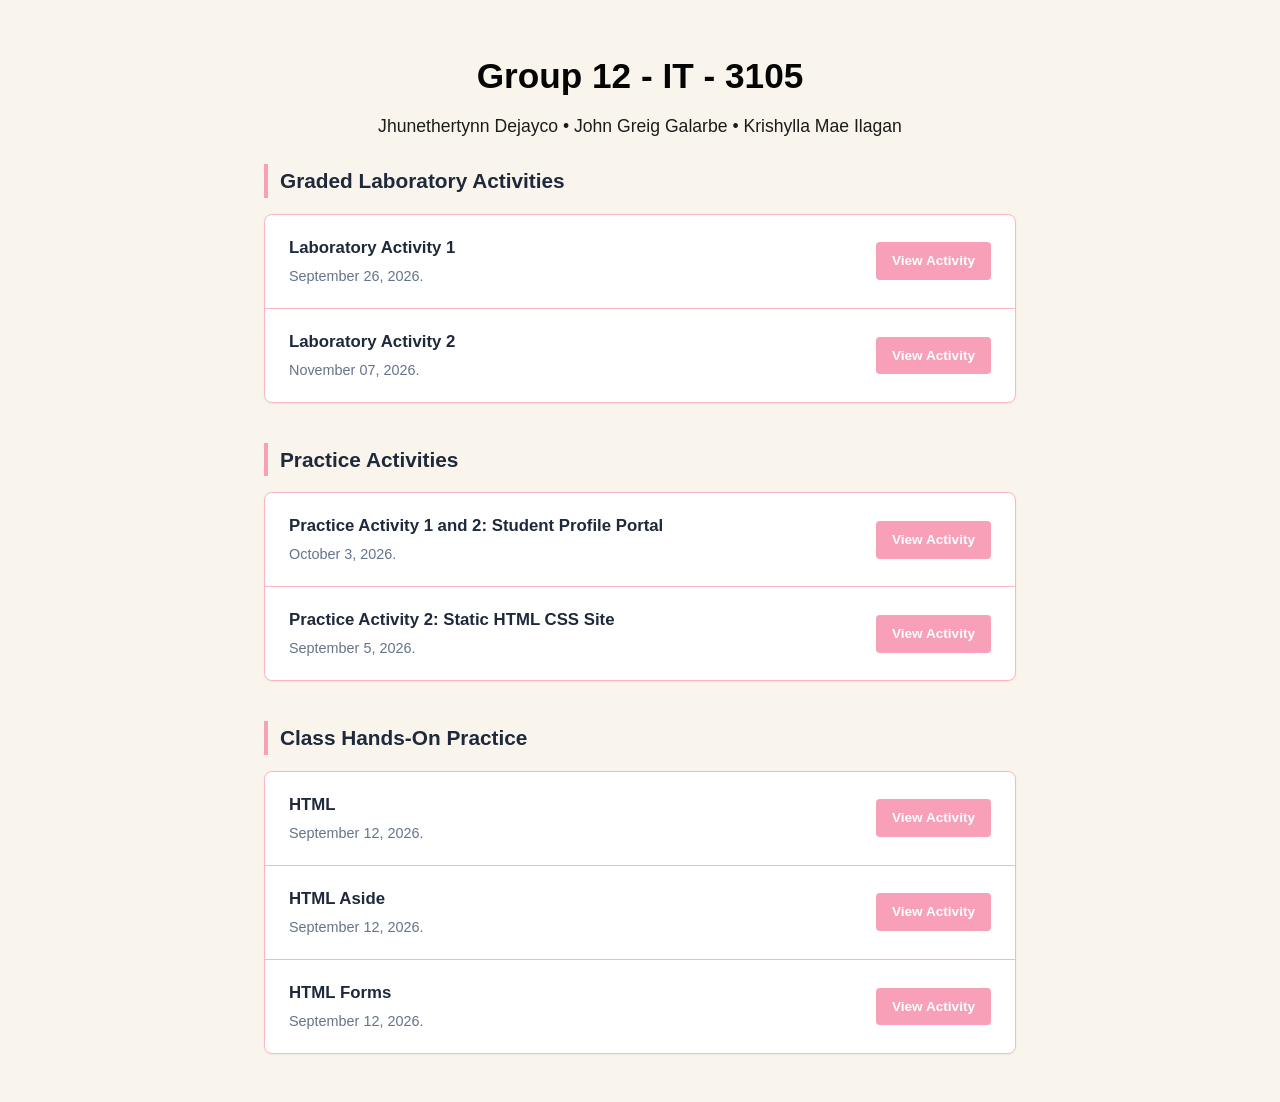
<file: index.html>
<!DOCTYPE html>
<html lang="en">
<head>
    <meta charset="UTF-8">
    <meta name="viewport" content="width=device-width, initial-scale=1.0">
    <title>Class Activity Repository</title>
    <link rel="stylesheet" href="style.css">
</head>
<body>

    <header>
        <h1>Group 12 - IT - 3105</h1>
        <p>Jhunethertynn Dejayco &bull; John Greig Galarbe &bull; Krishylla Mae Ilagan</p>
    </header>

    <main>
        
        <h2 class="section-title">Graded Laboratory Activities</h2>
        <ul class="activity-list">
            <li>
                <span class="activity-info">
                    <strong>Laboratory Activity 1</strong>
                    <p>September 26, 2026.</p>
                </span>
                <a href="Lab_Act_1_index.html" class="btn">View Activity</a>
            </li>
            <li>
                <span class="activity-info">
                    <strong>Laboratory Activity 2</strong>
                    <p>November 07, 2026.</p>
                </span>
                <a href="lab-2frontend.html" class="btn">View Activity</a>
            </li>
        </ul>

        <h2 class="section-title">Practice Activities</h2>
        <ul class="activity-list">
            <li>
                <span class="activity-info">
                    <strong>Practice Activity 1 and 2: Student Profile Portal </strong>
                    <p>October 3, 2026.</p>
                </span>
                <a href="portalActivity.html" class="btn">View Activity</a>
            </li>
            <li>
                <span class="activity-info">
                    <strong>Practice Activity 2: Static HTML CSS Site</strong>
                    <p>September 5, 2026.</p>
                </span>
                <a href="#" class="btn">View Activity</a>
            </li>
        </ul>

        <h2 class="section-title">Class Hands-On Practice</h2>
        <ul class="activity-list">
            <li>
                <span class="activity-info">
                    <strong>HTML</strong>
                    <p>September 12, 2026.</p>
                </span>
                <a href="practice1 html.html" class="btn">View Activity</a>
            </li>
            <li>
                <span class="activity-info">
                    <strong>HTML Aside</strong>
                    <p>September 12, 2026.</p>
                </span>
                <a href="practice1 html aside.html" class="btn">View Activity</a>
            </li>
            <li>
                <span class="activity-info">
                    <strong>HTML Forms</strong>
                    <p>September 12, 2026.</p>
                </span>
                <a href="HTML Forms.html" class="btn">View Activity</a>
            </li>
        </ul>

    </main>

</body>
</html>
</file>
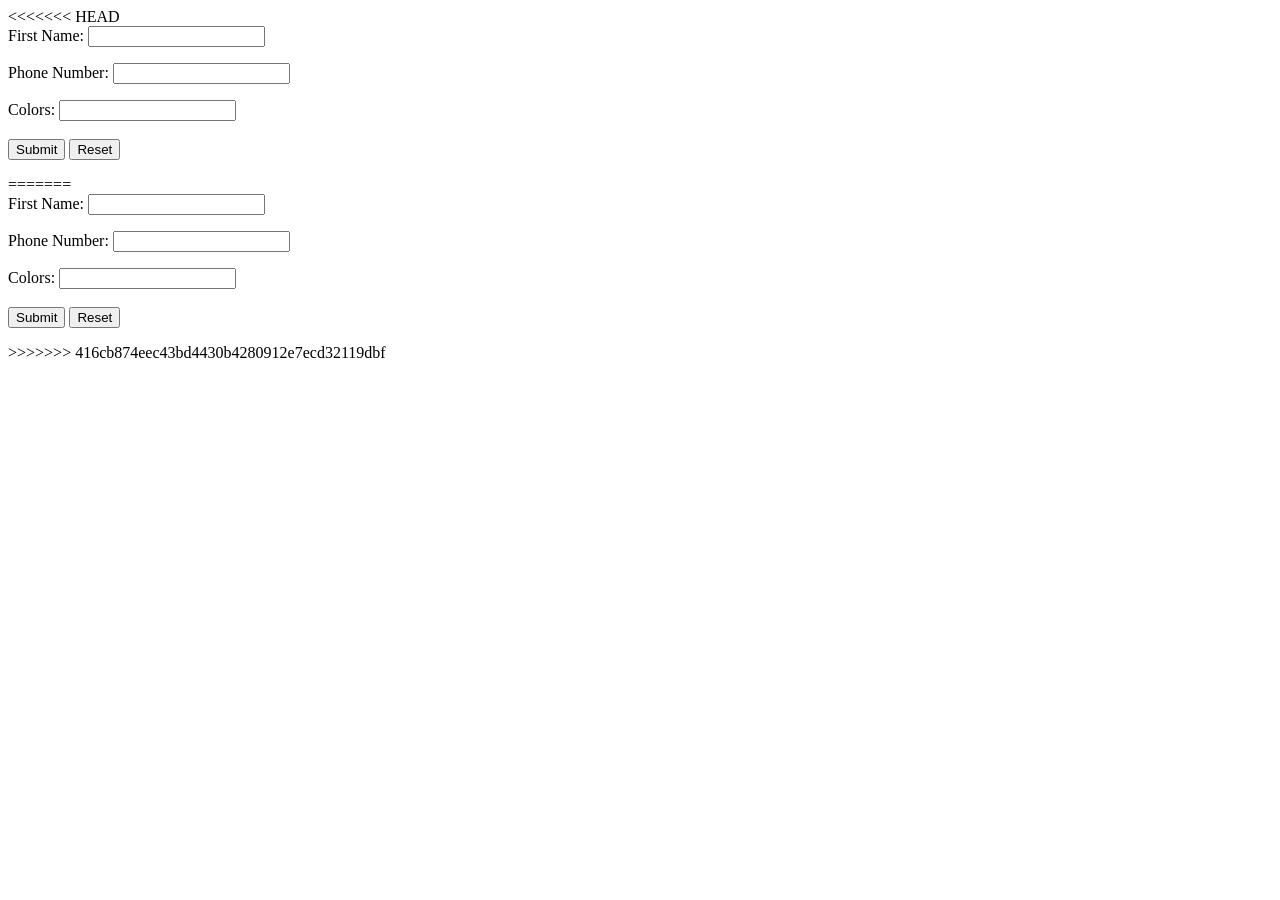
<file: HTML Forms.html>
<<<<<<< HEAD

<body>
    <form>
        <label for="firstname">First Name:</label>
        <input type="text" name="firstname" id="firstname">
    </form>
    <form>
        <label for="phonenumber">Phone Number:</label>
        <input type="tel" id="phone" pattern="[0-9]{3}-[0-9]{3}-[0-9]{4}">        
    </form>
    <form>
        <label for="color">Colors:</label>
        <input list="pk-opts" id="pk=choice" name="pk-choice">
        <datalist id="pk-opts">
            <option value="pink">
            <option value="peach">
            <option value="periwinkle">
            <option value="purple">Purple</option>
        </datalist>
        <br>
        <br>
        <button type="submit">Submit</button>
        <button type="reset">Reset</button>
    </form>
    
</body>





=======

<body>
    <form>
        <label for="firstname">First Name:</label>
        <input type="text" name="firstname" id="firstname">
    </form>
    <form>
        <label for="phonenumber">Phone Number:</label>
        <input type="tel" id="phone" pattern="[0-9]{3}-[0-9]{3}-[0-9]{4}">        
    </form>
    <form>
        <label for="color">Colors:</label>
        <input list="pk-opts" id="pk=choice" name="pk-choice">
        <datalist id="pk-opts">
            <option value="pink">
            <option value="peach">
            <option value="periwinkle">
            <option value="purple">Purple</option>
        </datalist>
        <br>
        <br>
        <button type="submit">Submit</button>
        <button type="reset">Reset</button>
    </form>
    
</body>





>>>>>>> 416cb874eec43bd4430b4280912e7ecd32119dbf
</file>
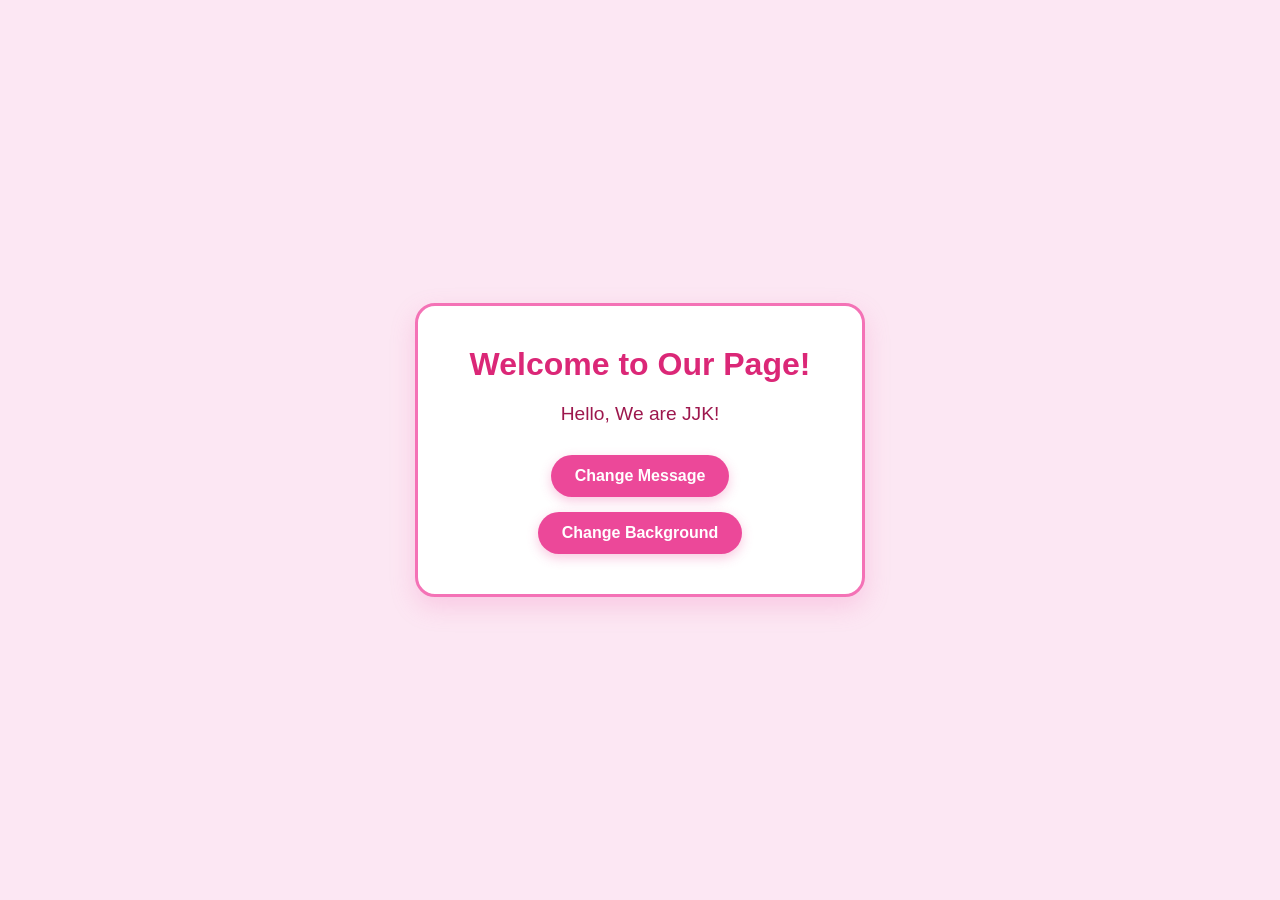
<file: lab-2frontend.html>
<!DOCTYPE html>
<html lang="en">
<head>
    <meta charset="UTF-8">
    <meta name="viewport" content="width=device-width, initial-scale=1.0">
    <title>My First Interactive Page</title>
    <link rel="stylesheet" href="lab-2mid.css">
</head>
<body>
    <div class="card">
        <h1>Welcome to Our Page!</h1>
        <p id="userMessage">Hello, We are JJK!</p>
    
        <div class="button-group">
            <button id="changeMsgBtn">Change Message</button>
            <button id="changeBgBtn">Change Background</button>
        </div>
    </div>

    <script src="lab2-backend.js" defer></script>
</body>
</html>
</file>
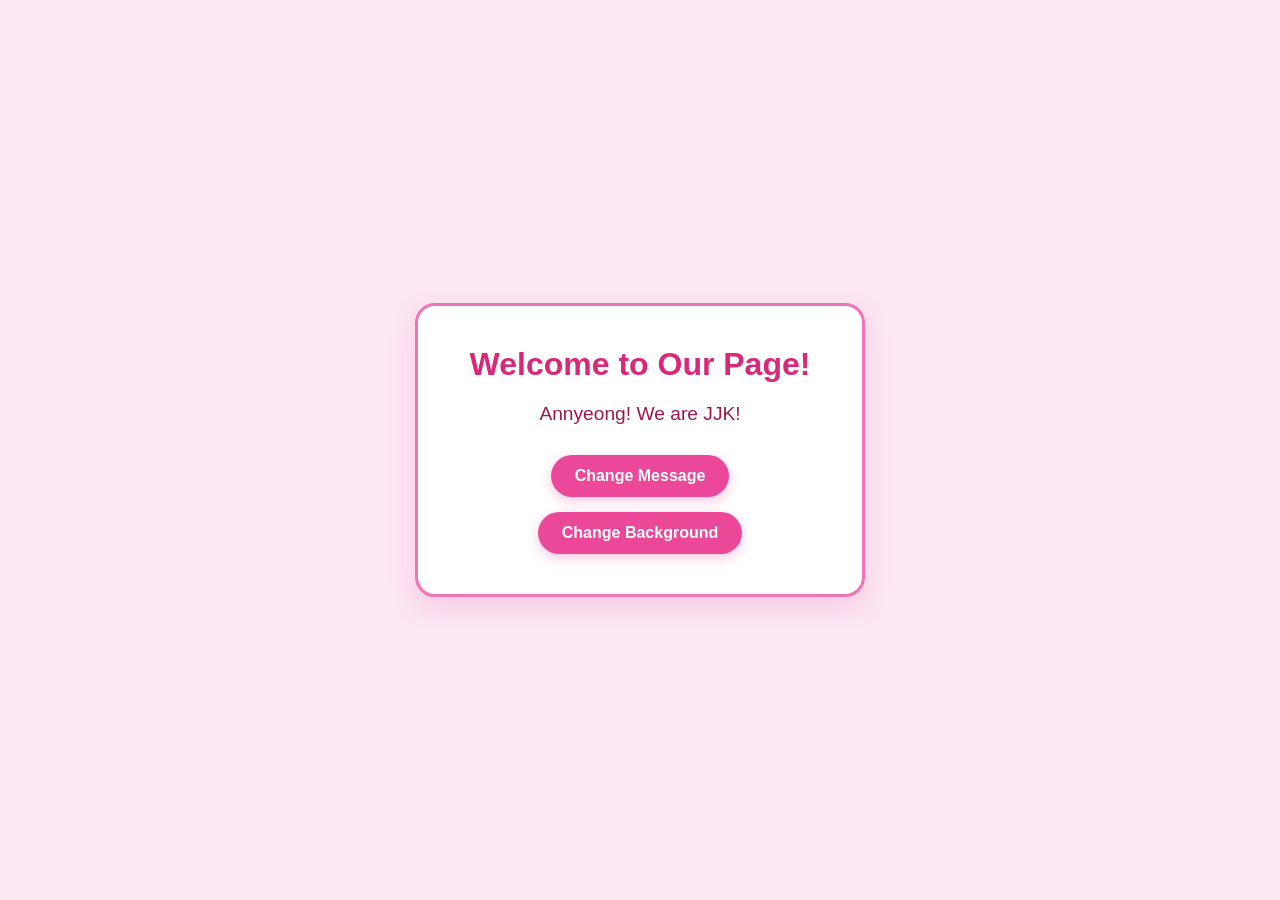
<file: Lab2FrontEnd.html>
<!DOCTYPE html>
<html lang="en">
<head>
    <meta charset="UTF-8">
    <meta name="viewport" content="width=device-width, initial-scale=1.0">
    <title>My First Interactive Page</title>
    <link rel="stylesheet" href="Lab2Style.css">
</head>
<body>
    <div class="card">
        <h1>Welcome to Our Page!</h1>
        <p id="userMessage">Annyeong! We are JJK!</p>
        <div class="button-group">
            <button id="changeMsgBtn">Change Message</button>
            <button id="changeBgBtn">Change Background</button>
        </div>
    </div>

    <script src="Lab2BackEnd.js" defer></script>
</body>
</html>
</file>
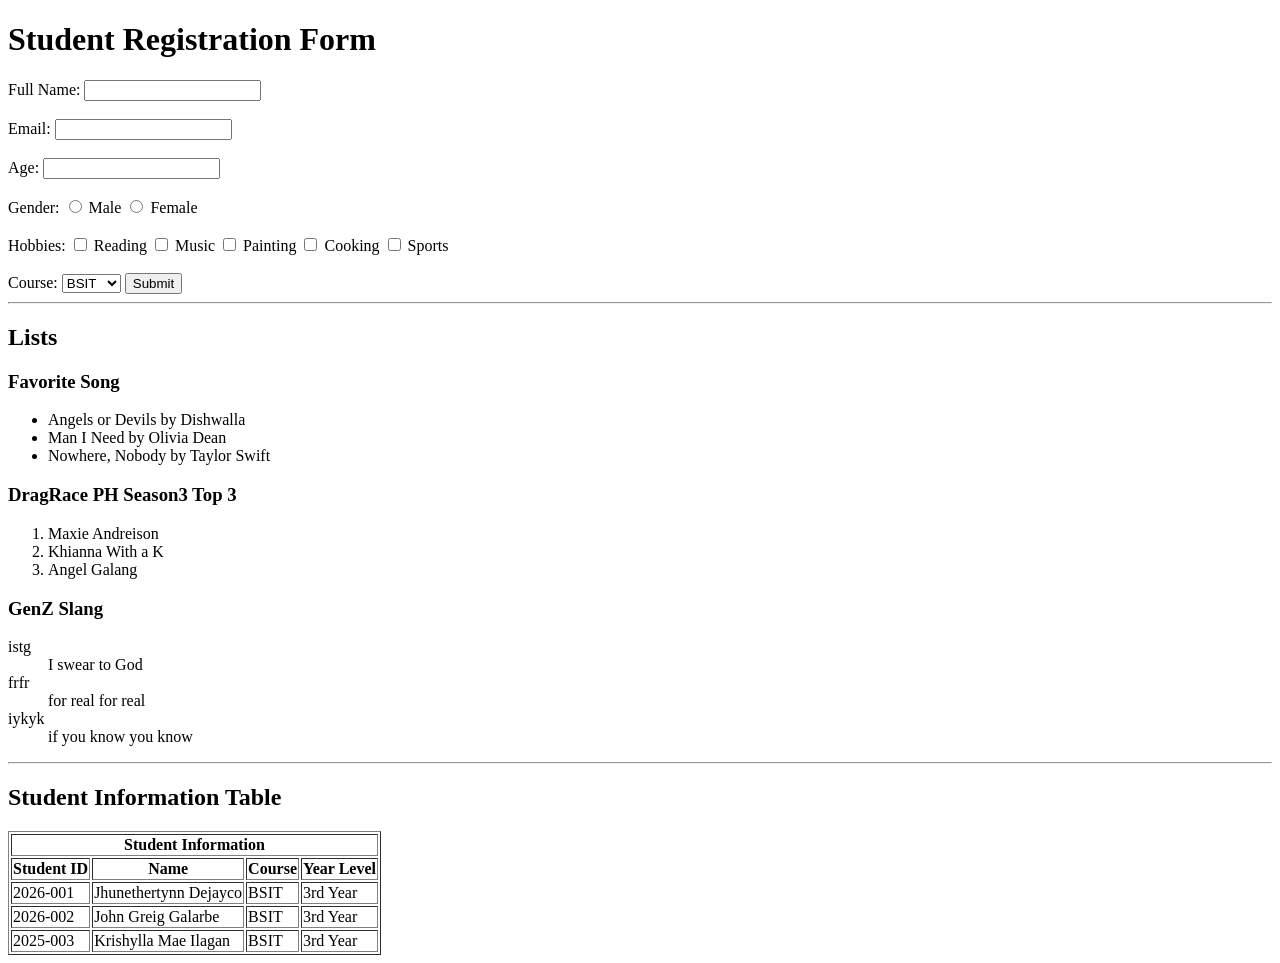
<file: Lab_Act_1_index.html>
<!DOCTYPE html>
<html lang="en">
<head>
    <meta charset="UTF-8">
    <meta name="viewport" content="width=device-width, initial-scale=1.0">
    <title>Student Registration</title>
</head>

<body>

    <h1>Student Registration Form</h1>

    <form>
        <label for="fullname">Full Name:</label>
        <input type="text" id="fullname" name="fullname" required>
        <br><br>

        <label for="email">Email:</label>
        <input type="email" id="email" name="email" required>
        <br><br>

        <label for="age">Age:</label>
        <input type="number" id="age" name="age" required>
        <br><br>

        <label>Gender:</label>
        <input type="radio" id="male" name="gender" value="Male">
        <label for="male">Male</label>

        <input type="radio" id="female" name="gender" value="Female">
        <label for="female">Female</label>
        <br><br>

        <label>Hobbies:</label>
        <input type="checkbox" id="reading" name="hobbies" value="Reading">
        <label for="reading">Reading</label>

        <input type="checkbox" id="music" name="hobbies" value="Music">
        <label for="music">Music</label>

        <input type="checkbox" id="painting" name="hobbies" value="Painting">
        <label for="painting">Painting</label>

        <input type="checkbox" id="cooking" name="hobbies" value="Cooking">
        <label for="cooking">Cooking</label>

        <input type="checkbox" id="sports" name="hobbies" value="Sports">
        <label for="sports">Sports</label>
        <br><br>

        <label for="course">Course:</label>
        <select id="course" name="course">
            <option value="BSIT">BSIT</option>
            <option value="BSCS">BSCS</option>
        </select>

        <input type="submit" value="Submit">
    </form>

    <hr>

    <h2>Lists</h2>

    <h3>Favorite Song</h3>
    <ul>
        <li>Angels or Devils by Dishwalla</li>
        <li>Man I Need by Olivia Dean</li>
        <li>Nowhere, Nobody by Taylor Swift</li>
    </ul>

    <h3>DragRace PH Season3 Top 3</h3>
    <ol>
        <li>Maxie Andreison</li>
        <li>Khianna With a K</li>
        <li>Angel Galang</li>
    </ol>

    <h3>GenZ Slang</h3>
    <dl>
        <dt>istg</dt>
        <dd>I swear to God</dd>

        <dt>frfr</dt>
        <dd>for real for real</dd>

        <dt>iykyk</dt>
        <dd>if you know you know</dd>
    </dl>

    <hr>

    <h2>Student Information Table</h2>

    <table border="1">
        <tr>
            <th colspan="4">Student Information</th>
        </tr>

        <tr>
            <th>Student ID</th>
            <th>Name</th>
            <th>Course</th>
            <th>Year Level</th>
        </tr>

        <tr>
            <td>2026-001</td>
            <td>Jhunethertynn Dejayco</td>
            <td>BSIT</td>
            <td>3rd Year</td>
        </tr>

        <tr>
            <td>2026-002</td>
            <td>John Greig Galarbe</td>
            <td>BSIT</td>
            <td>3rd Year</td>
        </tr>

        <tr>
            <td>2025-003</td>
            <td>Krishylla Mae Ilagan</td>
            <td>BSIT</td>
            <td>3rd Year</td>
        </tr>
    </table>

</body>
</html>
</file>
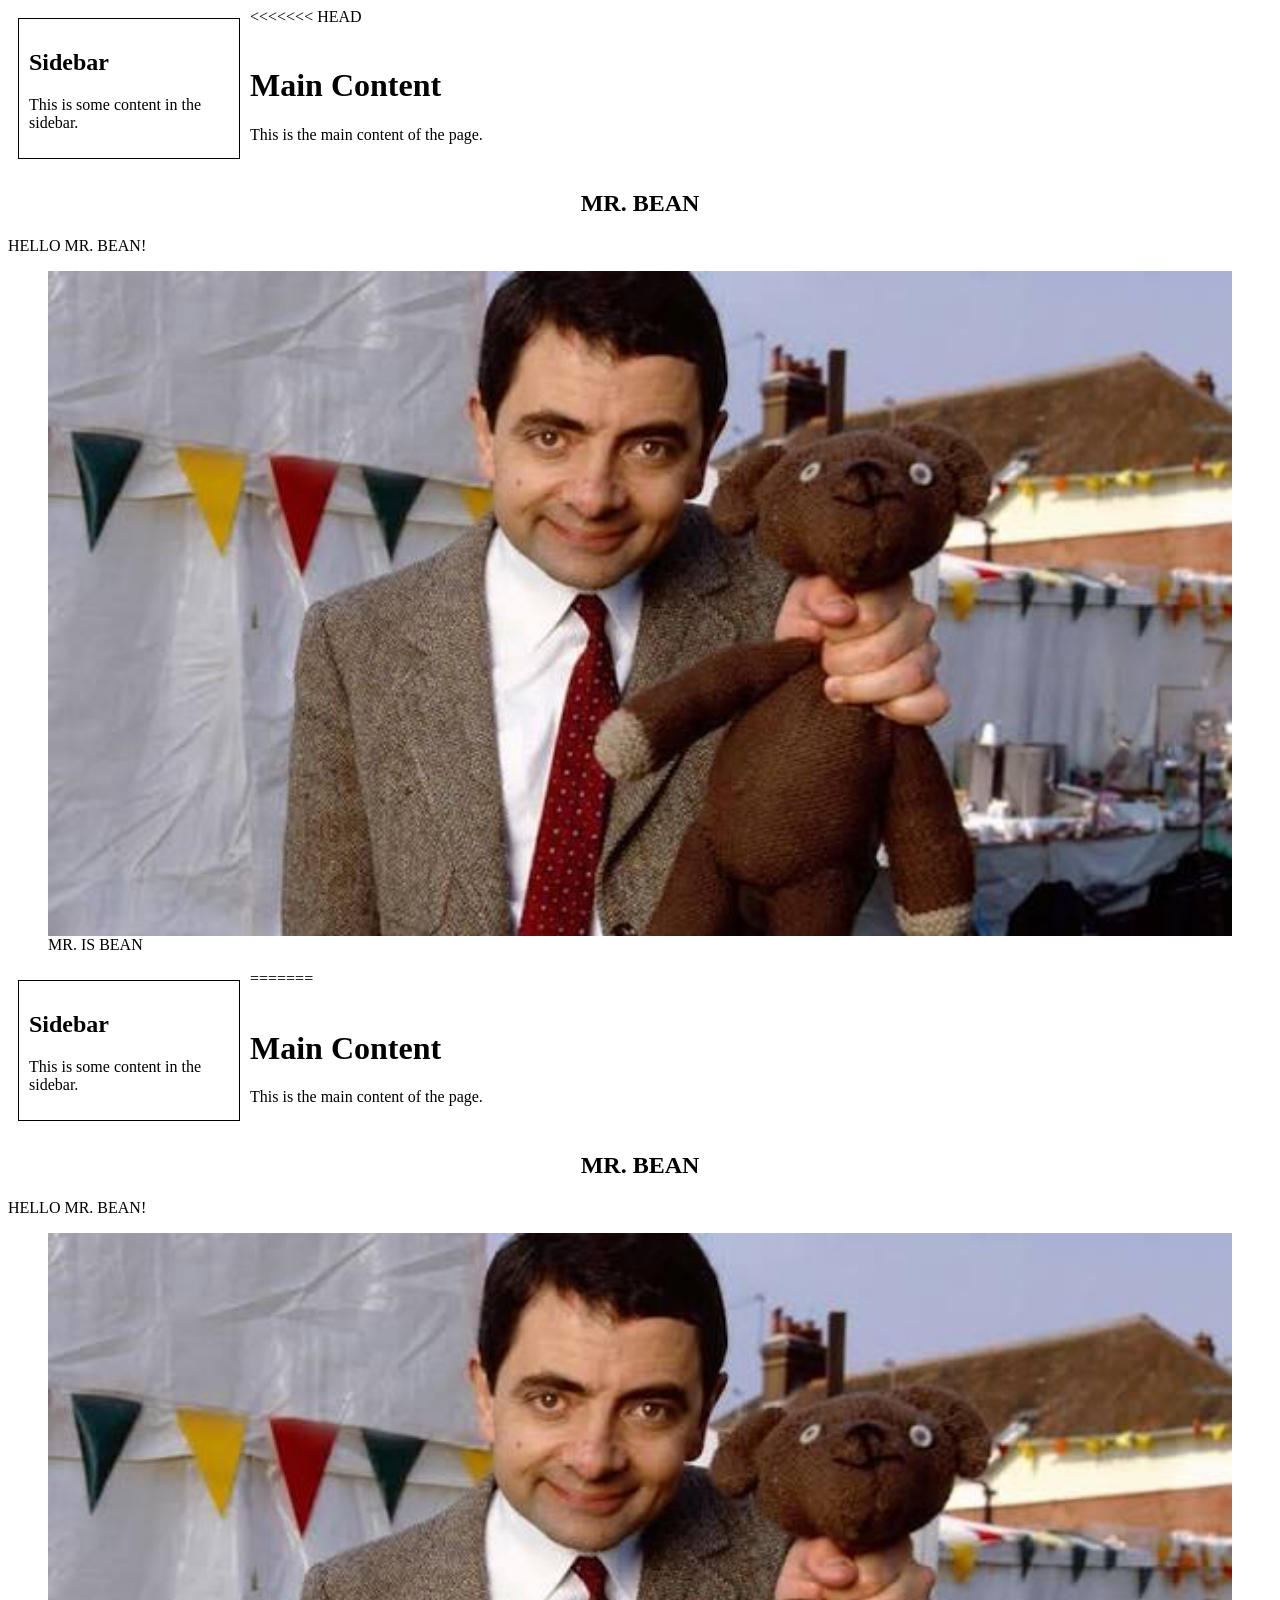
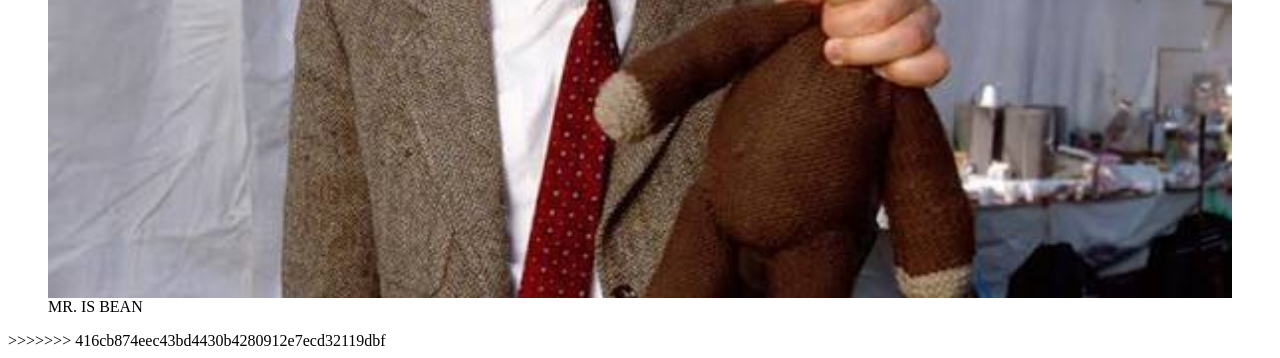
<file: practice1 html aside.html>
<<<<<<< HEAD
<html>
        <style>
            main {
                padding: 10px;
                margin: 10px;
            }

            aside {
                width: 200px;
                border: 1px solid black;
                padding: 10px;
                margin: 10px;
                float: left;
            }
        </style>
    </head>
    <body>
        <aside>
            <h2>Sidebar</h2>
            <p>This is some content in the sidebar.</p>
        </aside>
        <main>
            <h1>Main Content</h1>
            <p>This is the main content of the page.</p>
        </main>
        <h2 style="text-align: center;">MR. BEAN</h2>
        <p>HELLO MR. BEAN!</p>
        <figure>
            <img src="attachments\images.jpg"
            alt="Trulli" style="width:100%">
            <figcaption>MR. IS BEAN
            </figcaption>
        </figure>
    </body>
</html>

=======
<html>
        <style>
            main {
                padding: 10px;
                margin: 10px;
            }

            aside {
                width: 200px;
                border: 1px solid black;
                padding: 10px;
                margin: 10px;
                float: left;
            }
        </style>
    </head>
    <body>
        <aside>
            <h2>Sidebar</h2>
            <p>This is some content in the sidebar.</p>
        </aside>
        <main>
            <h1>Main Content</h1>
            <p>This is the main content of the page.</p>
        </main>
        <h2 style="text-align: center;">MR. BEAN</h2>
        <p>HELLO MR. BEAN!</p>
        <figure>
            <img src="attachments\images.jpg"
            alt="Trulli" style="width:100%">
            <figcaption>MR. IS BEAN
            </figcaption>
        </figure>
    </body>
</html>

>>>>>>> 416cb874eec43bd4430b4280912e7ecd32119dbf
</file>
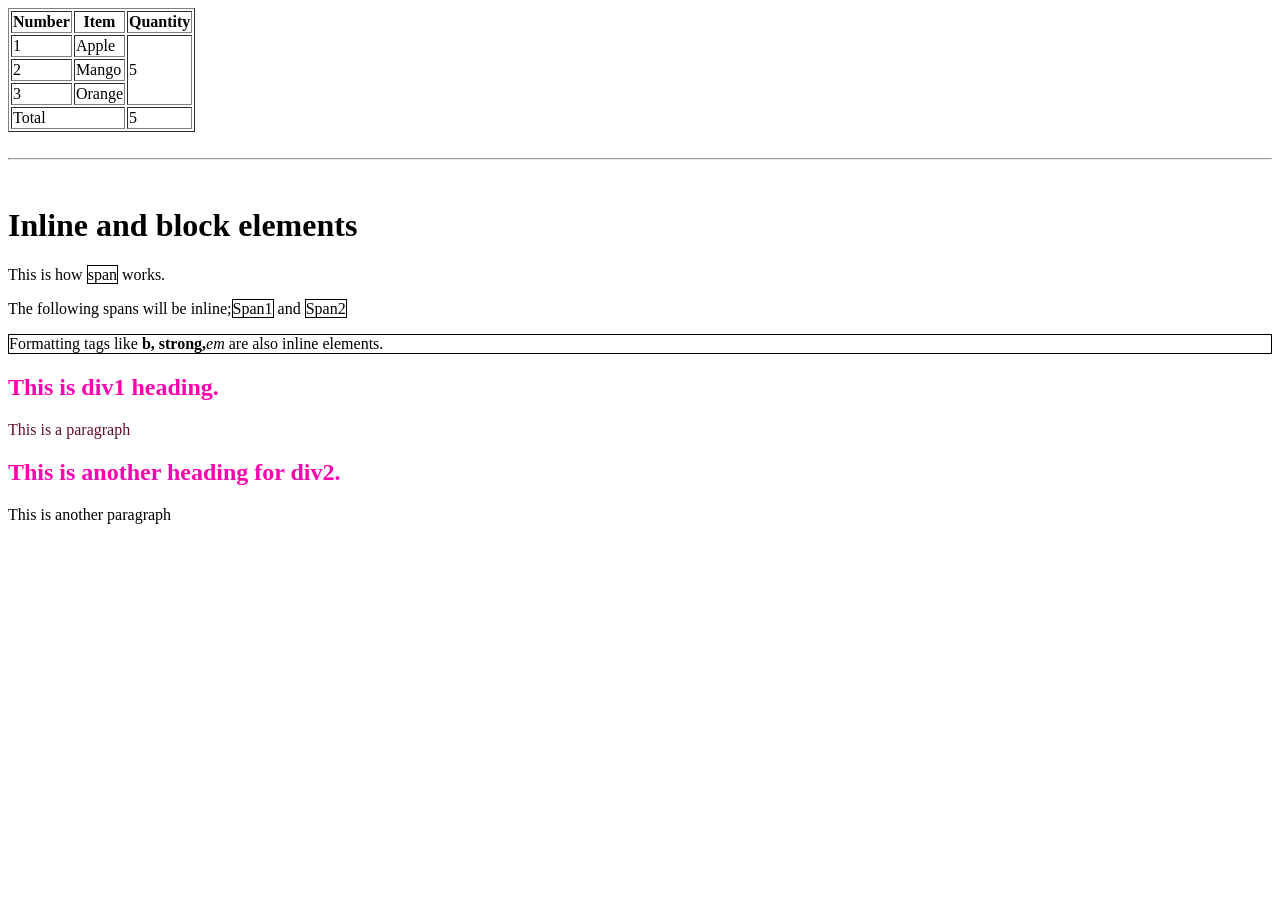
<file: practice1 html.html>
<table border="1">
    <tr>
        <th>Number</th>
        <th>Item</th>
        <th>Quantity</th>
    </tr>
    <tr>
        <td>1</td>
        <td>Apple</td>
        <td rowspan="3">5</td>
    </tr>
    <tr>
        <td>2</td>
        <td>Mango</td>
       
    </tr>
     <tr>
        <td>3</td>
        <td>Orange</td>
    
    </tr>
    <tr>
        <td colspan="2">Total</td>
        <td>5</td>
    </tr>
</table>

<br>
<hr>
<br>

<head>
    <title> Example 7 - Inline Elements</title>
</head>
<body>
    <h1> Inline and block elements</h1>

    <p> This is how <span style="border: 1px solid
    black">span</span> works. </p>
    <p>The following spans will be inline;<span
    style="border: 1px solid black" >Span1</span> and
    <span
    style="border: 1px solid black" >Span2</span></p>

    <p style="border: 1px solid black">
        Formatting tags like <b>b, strong,</b><em>em</em> are also inline elements.
    </p>
</body>

    <style>
        h2 {
            color: rgb(255, 0, 174);
        }
        .div1 {
            color:rgb(98, 12, 36);
        .div2 {
            color: rgb(177, 150, 0);
        }
    }
    </style>
</head>
<body>
    <div class="div1">
        <h2>This is div1 heading.</h2>
        <p>This is a paragraph</p>
    </div>

    <div class="div2">
        <h2>This is another heading for div2.</h2>
        <p>This is another paragraph</p>
    </div>

</body>
</file>
<file: style.css>
:root {
    --primary: #f7a0b8;
    --primary-dark: #fe5e7e;
    --bg-color: #faf5ec;
    --card-bg: #ffffff;
    --text-main: #1e293b;
    --text-muted: #64748b;
    --border-color: #fbb6c4;
}

* {
    margin: 0;
    padding: 0;
    box-sizing: border-box;
    font-family: 'Segoe UI', Tahoma, Geneva, Verdana, sans-serif;
}

body {
    background-color: var(--bg-color);
    color: var(--text-main);
    line-height: 1.6;
}

/* Banner Header */
header {
    color: rgb(5, 5, 5);
    padding: 3rem 2rem;
    text-align: center;
}

header h1 {
    font-size: 2.2rem;
    margin-bottom: 0.5rem;
}

header p {
    font-size: 1.1rem;
    opacity: 0.9;
    max-width: 1000px;
    margin: 0 auto;
}

/* Main Container */
main {
    max-width: 800px;
    margin: -1.5rem auto 3rem auto;
    padding: 0 1.5rem;
}

/* Section Styling */
.section-title {
    font-size: 1.3rem;
    margin-bottom: 1rem;
    color: var(--text-main);
    border-left: 4px solid var(--primary);
    padding-left: 0.75rem;
}

/* Simple List Styling */
.activity-list {
    list-style: none;
    background: var(--card-bg);
    border: 1px solid var(--border-color);
    border-radius: 8px;
    box-shadow: 0 1px 3px 0 rgba(0, 0, 0, 0.05);
    margin-bottom: 2.5rem;
    overflow: hidden;
}

.activity-list li {
    display: flex;
    justify-content: space-between;
    align-items: center;
    padding: 1.25rem 1.5rem;
    border-bottom: 1px solid var(--border-color);
    gap: 1rem;
}

.activity-list li:last-child {
    border-bottom: none;
}

.activity-info strong {
    display: block;
    font-size: 1.05rem;
    color: var(--text-main);
    margin-bottom: 0.2rem;
}

.activity-info p {
    color: var(--text-muted);
    font-size: 0.9rem;
}

/* Buttons */
.btn {
    display: inline-block;
    background-color: var(--primary);
    color: white;
    padding: 0.5rem 1rem;
    border-radius: 4px;
    text-decoration: none;
    font-size: 0.85rem;
    font-weight: 600;
    white-space: nowrap;
    transition: background-color 0.2s;
}

.btn:hover {
    background-color: var(--primary-dark);
}

.btn.secondary {
    background-color: #e2e8f0;
    color: var(--text-main);
}

.btn.secondary:hover {
    background-color: #cbd5e1;
}

/* Footer */
footer {
    text-align: center;
    padding: 2rem;
    color: var(--text-muted);
    font-size: 0.85rem;
    border-top: 1px solid var(--border-color);
    background: white;
<<<<<<< HEAD
}
=======
}
>>>>>>> 416cb874eec43bd4430b4280912e7ecd32119dbf
</file>
<file: lab-2mid.css>
* {
    box-sizing: border-box;
    margin: 0;
    padding: 0;
    font-family: 'Poppins', 'Segoe UI', Tahoma, Geneva, Verdana, sans-serif;
}

body {
    background-color: #fce7f3;
    display: flex;
    justify-content: center;
    align-items: center;
    min-height: 100vh;
    transition: background-color 0.5s ease;
}

.card {
    background: #ffffff;
    border: 3px solid #f472b6;
    border-radius: 20px;
    padding: 40px;
    text-align: center;
    box-shadow: 0 10px 25px rgba(244, 114, 182, 0.25);
    max-width: 450px;
    width: 90%;
}

h1 {
    color: #db2777;
    margin-bottom: 20px;
    font-size: 2rem;
}

p {
    color: #9d174d;
    font-size: 1.2rem;
    margin-bottom: 30px;
    font-weight: 500;
}

.button-group {
    display: flex;
    gap: 15px;
    justify-content: center;
    flex-wrap: wrap;
}

button {
    background-color: #ec4899;
    color: white;
    border: none;
    padding: 12px 24px;
    font-size: 1rem;
    font-weight: 600;
    border-radius: 30px;
    cursor: pointer;
    box-shadow: 0 4px 12px rgba(236, 72, 153, 0.3);
    transition: all 0.3s ease;
}

button:hover {
    background-color: #db2777;
    transform: translateY(-2px);
    box-shadow: 0 6px 16px rgba(219, 39, 119, 0.4);
}

button:active {
    transform: translateY(0);
}
</file>
<file: Lab2Style.css>
* {
    box-sizing: border-box;
    margin: 0;
    padding: 0;
    font-family: 'Poppins', 'Segoe UI', Tahoma, Geneva, Verdana, sans-serif;
}

body {
    background-color: #fce7f3; 
    display: flex;
    justify-content: center;
    align-items: center;
    min-height: 100vh;
    transition: background-color 0.5s ease;
}

.card {
    background: #ffffff;
    border: 3px solid #f472b6;
    border-radius: 20px;
    padding: 40px;
    text-align: center;
    box-shadow: 0 10px 25px rgba(244, 114, 182, 0.25);
    max-width: 450px;
    width: 90%;
}

h1 {
    color: #db2777;
    margin-bottom: 20px;
    font-size: 2rem;
}

p {
    color: #9d174d;
    font-size: 1.2rem;
    margin-bottom: 30px;
    font-weight: 500;
}

.button-group {
    display: flex;
    gap: 15px;
    justify-content: center;
    flex-wrap: wrap;
}

button {
    background-color: #ec4899;
    color: white;
    border: none;
    padding: 12px 24px;
    font-size: 1rem;
    font-weight: 600;
    border-radius: 30px;
    cursor: pointer;
    box-shadow: 0 4px 12px rgba(236, 72, 153, 0.3);
    transition: all 0.3s ease;
}

button:hover {
    background-color: #db2777;
    transform: translateY(-2px);
    box-shadow: 0 6px 16px rgba(219, 39, 119, 0.4);
}

button:active {
    transform: translateY(0);
}
</file>
